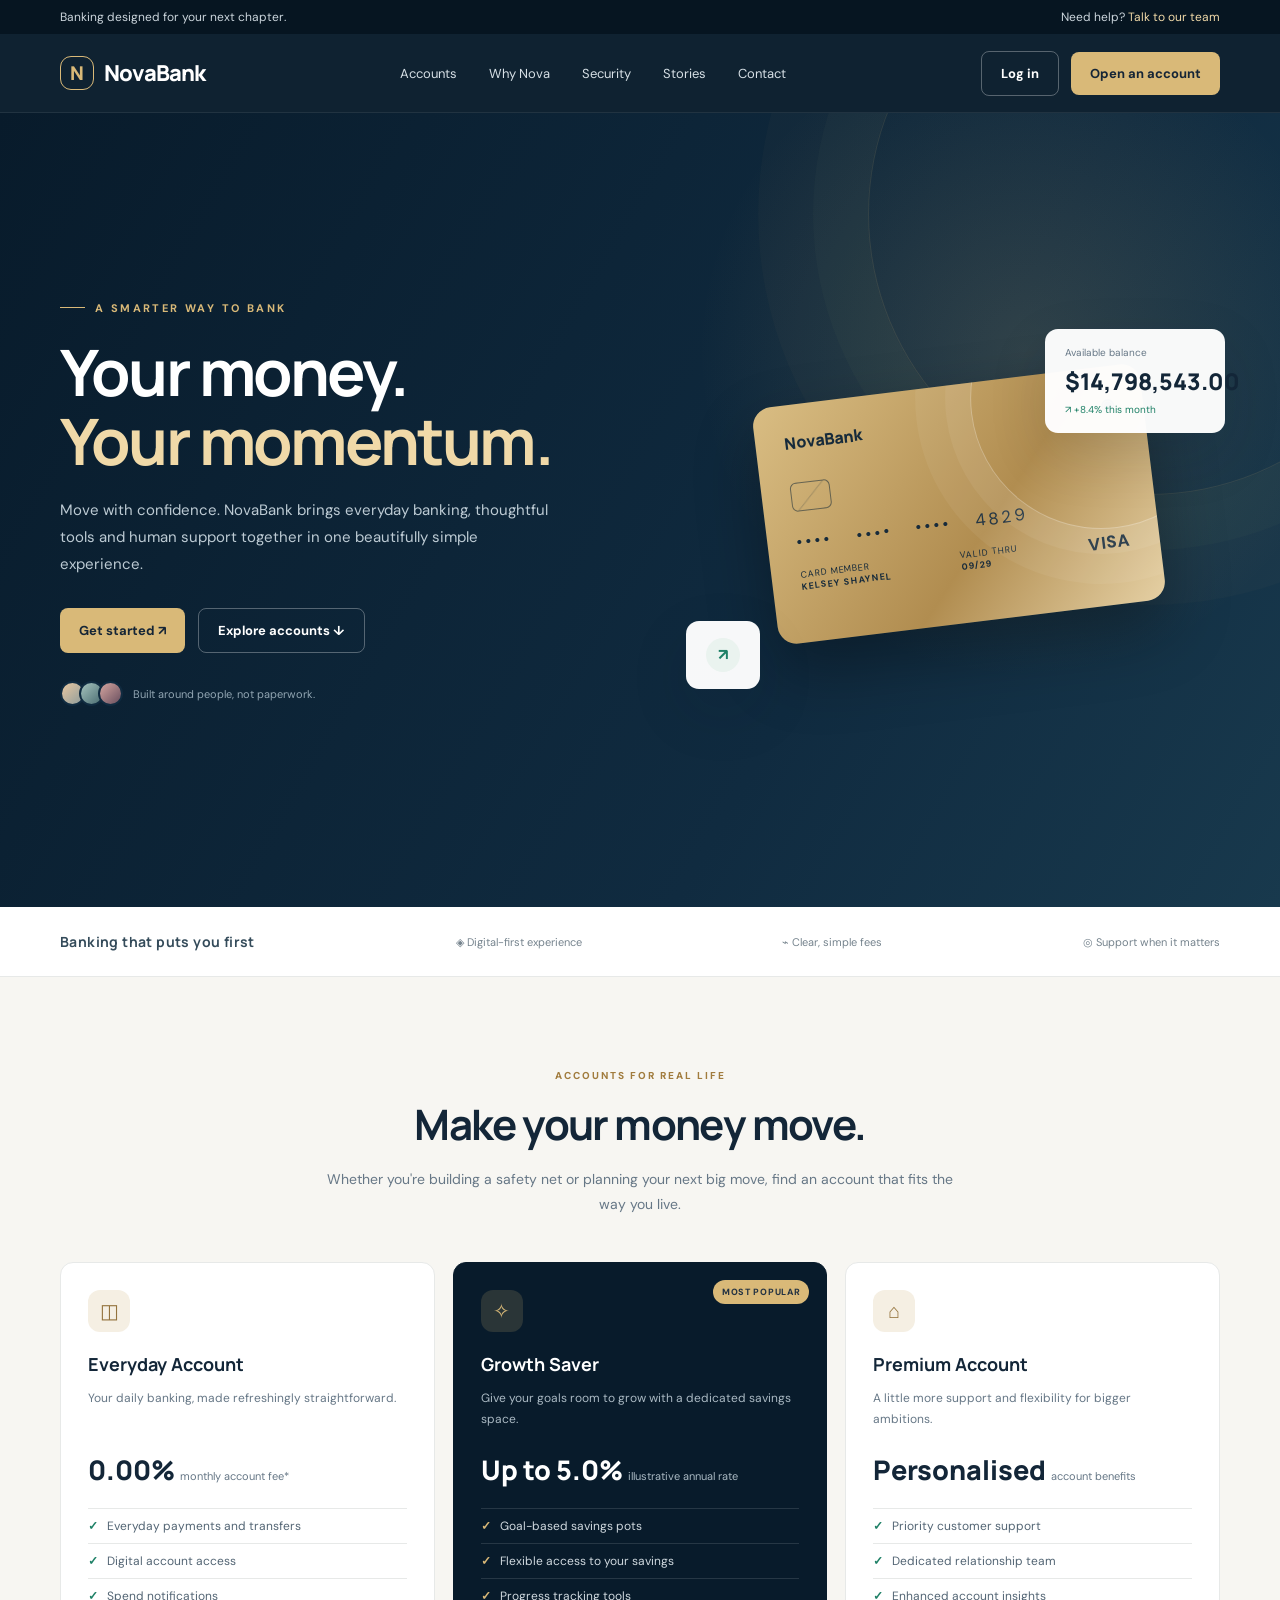
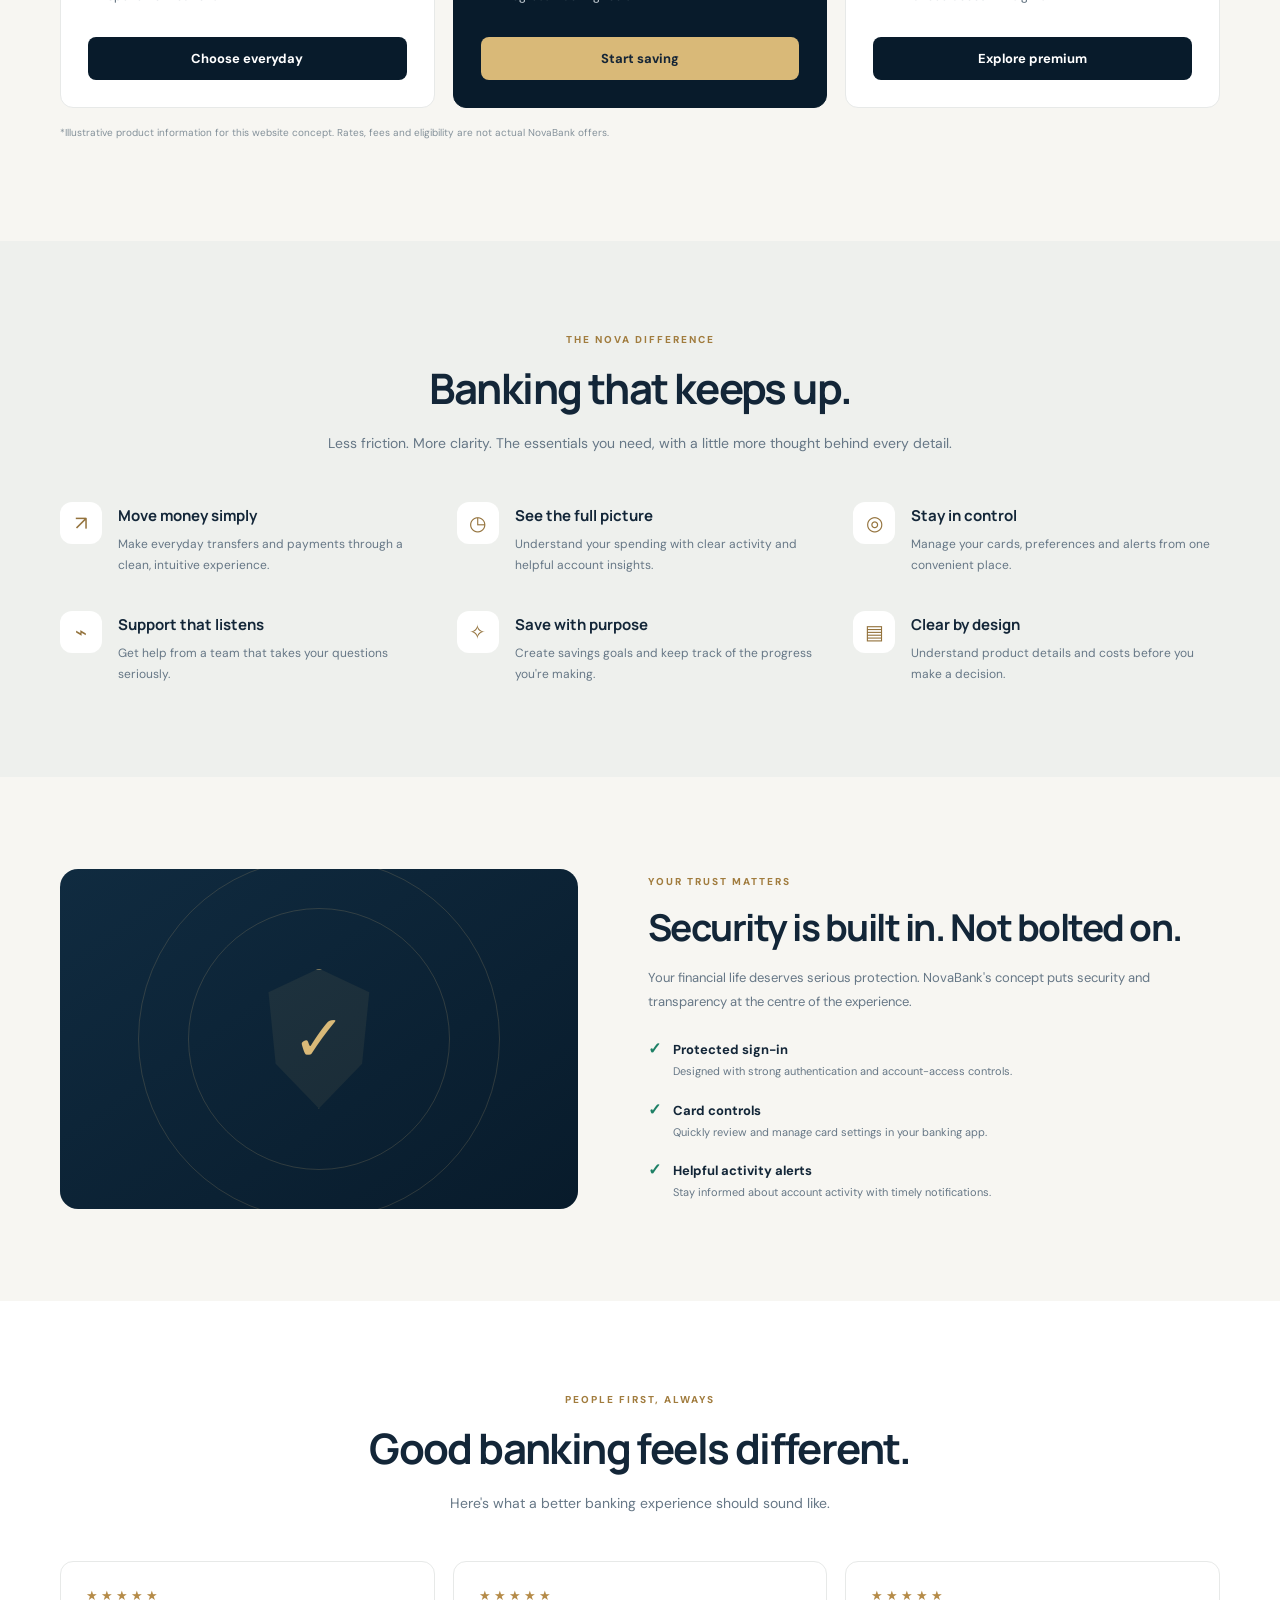
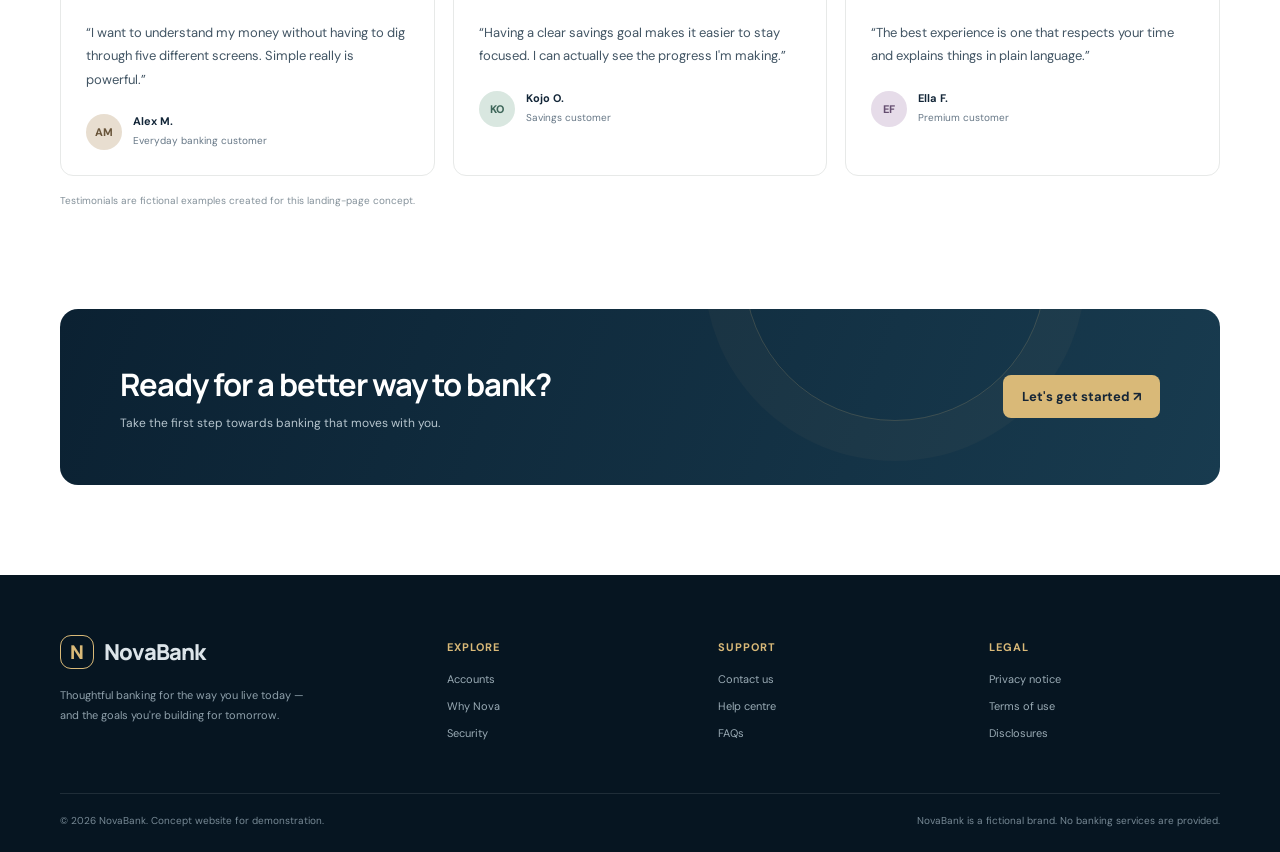
<file: index.html>
<!DOCTYPE html>
<html lang="en">
<head>
  <meta charset="UTF-8">
  <meta name="viewport" content="width=device-width, initial-scale=1.0">
  <meta name="theme-color" content="#081b2b">
  <meta name="description" content="NovaBank — modern banking built around you.">
  <title>NovaBank — Banking, beautifully reimagined</title>
  <link rel="stylesheet" href="style.css">
</head>
<body>

  <div class="topbar">
    <div class="container">
      <span>Banking designed for your next chapter.</span>
      <span>Need help? <a href="#contact">Talk to our team</a></span>
    </div>
  </div>

  <header>
    <div class="container nav">
      <a class="brand" href="#home">
        <span class="brand-mark">N</span>NovaBank
      </a>

      <nav class="nav-links" id="navLinks">
        <a href="#accounts">Accounts</a>
        <a href="#features">Why Nova</a>
        <a href="#security">Security</a>
        <a href="#stories">Stories</a>
        <a href="#contact">Contact</a>
      </nav>

      <div class="nav-actions">
        <button class="btn btn-outline" data-open="login">Log in</button>
        <button class="btn btn-gold" data-open="account">Open an account</button>
      </div>

      <button class="menu-toggle" id="menuToggle"
        aria-label="Toggle navigation" aria-expanded="false">☰</button>
    </div>
  </header>

  <main>
    <section class="hero" id="home">
      <div class="container hero-grid">
        <div>
          <div class="eyebrow">A smarter way to bank</div>
          <h1>Your money.<br><span>Your momentum.</span></h1>

          <p class="hero-copy">
            Move with confidence. NovaBank brings everyday banking,
            thoughtful tools and human support together in one
            beautifully simple experience.
          </p>

          <div class="hero-buttons">
            <button class="btn btn-gold" data-open="account">
              Get started ↗
            </button>
            <a class="btn btn-outline" href="#accounts">
              Explore accounts ↓
            </a>
          </div>

          <div class="hero-note">
            <span class="avatars"><i></i><i></i><i></i></span>
            Built around people, not paperwork.
          </div>
        </div>

        <div class="visual">
          <div class="float-card balance-card">
            <div class="float-label">Available balance</div>
            <div class="float-value"> $14,798,543.00</div>
            <div class="positive">↗ +8.4% this month</div>
          </div>

          <div class="bank-card">
            <div class="card-top">
              <span>NovaBank</span><span>◉</span>
            </div>
            <div class="chip"></div>
            <div class="card-number">•••• &nbsp; •••• &nbsp; •••• &nbsp; 4829</div>
            <div class="card-bottom">
              <span>Card member<br><b>Kelsey Shaynel</b></span>
              <span>Valid thru<br><b>09/29</b></span>
              <span class="visa">VISA</span>
            </div>
          </div>

          <div class="float-card transfer-card">
            <span class="round-icon">↗</span>
          </div>
        </div>
      </div>
    </section>

    <div class="trust-strip">
      <div class="container trust-inner">
        <strong>Banking that puts you first</strong>
        <span>◈ Digital-first experience</span>
        <span>⌁ Clear, simple fees</span>
        <span>◎ Support when it matters</span>
      </div>
    </div>

    <section id="accounts">
      <div class="container">
        <div class="section-head">
          <div class="kicker">Accounts for real life</div>
          <h2>Make your money move.</h2>
          <p>
            Whether you're building a safety net or planning your next
            big move, find an account that fits the way you live.
          </p>
        </div>

        <div class="accounts">
          <article class="account">
            <div class="account-icon">◫</div>
            <h3>Everyday Account</h3>
            <p>Your daily banking, made refreshingly straightforward.</p>
            <div class="rate">0.00% <small>monthly account fee*</small></div>
            <ul>
              <li>Everyday payments and transfers</li>
              <li>Digital account access</li>
              <li>Spend notifications</li>
            </ul>
            <button class="btn btn-dark" data-open="account"
              data-plan="Everyday Account">Choose everyday</button>
          </article>

          <article class="account featured">
            <span class="popular">Most popular</span>
            <div class="account-icon">✧</div>
            <h3>Growth Saver</h3>
            <p>Give your goals room to grow with a dedicated savings space.</p>
            <div class="rate">Up to 5.0% <small>illustrative annual rate</small></div>
            <ul>
              <li>Goal-based savings pots</li>
              <li>Flexible access to your savings</li>
              <li>Progress tracking tools</li>
            </ul>
            <button class="btn btn-gold" data-open="account"
              data-plan="Growth Saver">Start saving</button>
          </article>

          <article class="account">
            <div class="account-icon">⌂</div>
            <h3>Premium Account</h3>
            <p>A little more support and flexibility for bigger ambitions.</p>
            <div class="rate">Personalised <small>account benefits</small></div>
            <ul>
              <li>Priority customer support</li>
              <li>Dedicated relationship team</li>
              <li>Enhanced account insights</li>
            </ul>
            <button class="btn btn-dark" data-open="account"
              data-plan="Premium Account">Explore premium</button>
          </article>
        </div>

        <p class="disclaimer">
          *Illustrative product information for this website concept.
          Rates, fees and eligibility are not actual NovaBank offers.
        </p>
      </div>
    </section>

    <section class="features" id="features">
      <div class="container">
        <div class="section-head">
          <div class="kicker">The Nova difference</div>
          <h2>Banking that keeps up.</h2>
          <p>Less friction. More clarity. The essentials you need,
          with a little more thought behind every detail.</p>
        </div>

        <div class="feature-grid">
          <div class="feature">
            <div class="account-icon">↗</div>
            <div><h3>Move money simply</h3>
              <p>Make everyday transfers and payments through a clean,
              intuitive experience.</p></div>
          </div>
          <div class="feature">
            <div class="account-icon">◷</div>
            <div><h3>See the full picture</h3>
              <p>Understand your spending with clear activity and
              helpful account insights.</p></div>
          </div>
          <div class="feature">
            <div class="account-icon">◎</div>
            <div><h3>Stay in control</h3>
              <p>Manage your cards, preferences and alerts from one
              convenient place.</p></div>
          </div>
          <div class="feature">
            <div class="account-icon">⌁</div>
            <div><h3>Support that listens</h3>
              <p>Get help from a team that takes your questions
              seriously.</p></div>
          </div>
          <div class="feature">
            <div class="account-icon">✧</div>
            <div><h3>Save with purpose</h3>
              <p>Create savings goals and keep track of the progress
              you're making.</p></div>
          </div>
          <div class="feature">
            <div class="account-icon">▤</div>
            <div><h3>Clear by design</h3>
              <p>Understand product details and costs before you
              make a decision.</p></div>
          </div>
        </div>
      </div>
    </section>

    <section id="security">
      <div class="container security-grid">
        <div class="security-art">
          <div class="shield">✓</div>
        </div>

        <div class="security-copy">
          <div class="kicker">Your trust matters</div>
          <h2>Security is built in. Not bolted on.</h2>
          <p>
            Your financial life deserves serious protection.
            NovaBank's concept puts security and transparency
            at the centre of the experience.
          </p>

          <div class="security-list">
            <div class="security-row">
              <span class="check">✓</span>
              <div>
                <b>Protected sign-in</b>
                <p>Designed with strong authentication and
                account-access controls.</p>
              </div>
            </div>
            <div class="security-row">
              <span class="check">✓</span>
              <div>
                <b>Card controls</b>
                <p>Quickly review and manage card settings
                in your banking app.</p>
              </div>
            </div>
            <div class="security-row">
              <span class="check">✓</span>
              <div>
                <b>Helpful activity alerts</b>
                <p>Stay informed about account activity with
                timely notifications.</p>
              </div>
            </div>
          </div>
        </div>
      </div>
    </section>

    <section class="testimonial-section" id="stories">
      <div class="container">
        <div class="section-head">
          <div class="kicker">People first, always</div>
          <h2>Good banking feels different.</h2>
          <p>Here's what a better banking experience should sound like.</p>
        </div>

        <div class="quote-grid">
          <article class="quote">
            <div class="stars">★★★★★</div>
            <blockquote>
              “I want to understand my money without having to dig
              through five different screens. Simple really is powerful.”
            </blockquote>
            <div class="person">
              <span class="person-avatar">AM</span>
              <span><b>Alex M.</b><small>Everyday banking customer</small></span>
            </div>
          </article>

          <article class="quote">
            <div class="stars">★★★★★</div>
            <blockquote>
              “Having a clear savings goal makes it easier to stay
              focused. I can actually see the progress I'm making.”
            </blockquote>
            <div class="person">
              <span class="person-avatar avatar-green">KO</span>
              <span><b>Kojo O.</b><small>Savings customer</small></span>
            </div>
          </article>

          <article class="quote">
            <div class="stars">★★★★★</div>
            <blockquote>
              “The best experience is one that respects your time
              and explains things in plain language.”
            </blockquote>
            <div class="person">
              <span class="person-avatar avatar-purple">EF</span>
              <span><b>Ella F.</b><small>Premium customer</small></span>
            </div>
          </article>
        </div>

        <p class="disclaimer">
          Testimonials are fictional examples created for this
          landing-page concept.
        </p>
      </div>
    </section>

    <section class="cta" id="contact">
      <div class="container">
        <div class="cta-panel">
          <div>
            <h2>Ready for a better way to bank?</h2>
            <p>Take the first step towards banking that moves with you.</p>
          </div>
          <button class="btn btn-gold" data-open="account">
            Let's get started ↗
          </button>
        </div>
      </div>
    </section>
  </main>

  <footer>
    <div class="container">
      <div class="footer-grid">
        <div class="footer-brand">
          <a class="brand" href="#home">
            <span class="brand-mark">N</span>NovaBank
          </a>
          <p>Thoughtful banking for the way you live today —
          and the goals you're building for tomorrow.</p>
        </div>
        <div class="footer-col">
          <h4>Explore</h4>
          <a href="#accounts">Accounts</a>
          <a href="#features">Why Nova</a>
          <a href="#security">Security</a>
        </div>
        <div class="footer-col">
          <h4>Support</h4>
          <a href="#contact">Contact us</a>
          <a href="#contact">Help centre</a>
          <a href="#contact">FAQs</a>
        </div>
        <div class="footer-col">
          <h4>Legal</h4>
          <a href="#contact">Privacy notice</a>
          <a href="#contact">Terms of use</a>
          <a href="#contact">Disclosures</a>
        </div>
      </div>

      <div class="footer-bottom">
        <span>© 2026 NovaBank. Concept website for demonstration.</span>
        <span>NovaBank is a fictional brand. No banking services are provided.</span>
      </div>
    </div>
  </footer>

  <div class="modal-backdrop" id="modalBackdrop"
       role="dialog" aria-modal="true" aria-labelledby="modalTitle">
    <div class="modal">
      <button class="close" id="closeModal" aria-label="Close dialog">×</button>
      <h3 id="modalTitle">Let's get you started.</h3>
      <p id="modalDescription">
        Tell us a little about what you're looking for.
      </p>

      <form id="leadForm">
        <div class="field">
          <label for="fullName">Full name</label>
          <input id="fullName" name="fullName"
                 placeholder="Your name" required>
        </div>

        <div class="field">
          <label for="email">Email address</label>
          <input id="email" name="email" type="email"
                 placeholder="you@example.com" required>
        </div>

        <div class="field">
          <label for="plan">I'm interested in</label>
          <select id="plan" name="plan">
            <option>Everyday Account</option>
            <option>Growth Saver</option>
            <option>Premium Account</option>
            <option>Just exploring</option>
          </select>
        </div>

        <button class="btn btn-dark" type="submit">Submit interest ↗</button>
        <p class="notice">
          Demo only: your information is not sent to a server or stored.
        </p>
      </form>
    </div>
  </div>

  <div class="toast" id="toast" role="status" aria-live="polite"></div>

  <script src="script.js"></script>
</body>
            </html>
</file>
<file: style.css>
@import url('https://fonts.googleapis.com/css2?family=DM+Sans:wght@400;500;600;700&family=Manrope:wght@400;500;600;700;800&display=swap');

:root {
  --navy: #081b2b;
  --navy2: #102b40;
  --ink: #132638;
  --muted: #667786;
  --gold: #d9b978;
  --gold2: #f0d9a8;
  --cream: #f7f6f2;
  --line: #e7e9e8;
  --green: #1e8066;
  --shadow: 0 22px 60px rgba(8,27,43,.12);
}

* { box-sizing: border-box; }

html { scroll-behavior: smooth; }

body {
  margin: 0;
  background: var(--cream);
  color: var(--ink);
  font-family: 'DM Sans', sans-serif;
}

h1,h2,h3,.brand { font-family: Manrope,sans-serif; }
a { color: inherit; text-decoration: none; }
button { font: inherit; cursor: pointer; }

.container {
  width: min(1160px,calc(100% - 48px));
  margin: auto;
}

/* TOP BAR */

.topbar {
  background: #061521;
  color: #cbd5dc;
  font-size: 12px;
  padding: 9px 0;
}

.topbar .container {
  display: flex;
  justify-content: space-between;
  gap: 16px;
}

.topbar a { color: var(--gold2); }

/* NAVIGATION */

header {
  position: sticky;
  top: 0;
  z-index: 20;
  background: rgba(8,27,43,.97);
  backdrop-filter: blur(14px);
  color: white;
  border-bottom: 1px solid rgba(255,255,255,.08);
}

.nav {
  height: 78px;
  display: flex;
  align-items: center;
  justify-content: space-between;
}

.brand {
  display: flex;
  align-items: center;
  gap: 10px;
  font-weight: 800;
  font-size: 22px;
  letter-spacing: -.8px;
}

.brand-mark {
  width: 34px;
  height: 34px;
  border: 1px solid var(--gold);
  border-radius: 11px;
  display: grid;
  place-items: center;
  color: var(--gold);
  font-weight: 800;
  font-size: 19px;
}

.nav-links {
  display: flex;
  gap: 32px;
  align-items: center;
  color: #d7e0e6;
  font-size: 13px;
}

.nav-links a:hover { color: var(--gold2); }

.nav-actions {
  display: flex;
  align-items: center;
  gap: 12px;
}

.btn {
  border: 0;
  border-radius: 8px;
  padding: 13px 19px;
  font-weight: 700;
  font-size: 13px;
  transition: .2s;
  display: inline-flex;
  align-items: center;
  justify-content: center;
  gap: 9px;
}

.btn:hover { transform: translateY(-2px); }

.btn-gold {
  background: var(--gold);
  color: #152536;
}

.btn-gold:hover { background: var(--gold2); }

.btn-outline {
  background: transparent;
  color: white;
  border: 1px solid rgba(255,255,255,.3);
}

.btn-dark {
  background: var(--navy);
  color: white;
}

.menu-toggle {
  display: none;
  background: none;
  color: white;
  border: 0;
  font-size: 25px;
}

/* HERO */

.hero {
  background:
    radial-gradient(circle at 80% 30%,rgba(217,185,120,.16),transparent 28%),
    linear-gradient(120deg,#081b2b 0%,#102b40 65%,#18394d 100%);
  color: white;
  overflow: hidden;
  position: relative;
}

.hero:after {
  content: "";
  position: absolute;
  width: 560px;
  height: 560px;
  border: 1px solid rgba(217,185,120,.13);
  border-radius: 50%;
  right: -150px;
  top: -180px;
  box-shadow: 0 0 0 55px rgba(217,185,120,.025),
              0 0 0 110px rgba(217,185,120,.02);
}

.hero-grid {
  position: relative;
  z-index: 1;
  display: grid;
  grid-template-columns: 1.05fr .95fr;
  gap: 60px;
  align-items: center;
  padding: 92px 0 105px;
  min-height: 610px;
}

.eyebrow {
  color: var(--gold);
  font-size: 11px;
  font-weight: 700;
  letter-spacing: 2.4px;
  text-transform: uppercase;
  display: flex;
  align-items: center;
  gap: 10px;
}

.eyebrow:before {
  content: "";
  width: 25px;
  height: 1px;
  background: var(--gold);
}

h1 {
  font-size: clamp(42px,5vw,66px);
  line-height: 1.08;
  letter-spacing: -2.8px;
  margin: 22px 0;
}

.hero h1 span { color: var(--gold2); }

.hero-copy {
  max-width: 490px;
  color: #bdcbd4;
  line-height: 1.8;
  font-size: 15px;
}

.hero-buttons {
  display: flex;
  gap: 13px;
  margin-top: 30px;
  flex-wrap: wrap;
}

.hero-note {
  margin-top: 28px;
  color: #91a5b2;
  font-size: 11px;
  display: flex;
  align-items: center;
  gap: 10px;
}

.avatars { display: flex; }

.avatars i {
  width: 25px;
  height: 25px;
  border-radius: 50%;
  border: 2px solid #102b40;
  background: linear-gradient(135deg,#d8b98a,#8c6651);
  margin-left: -6px;
}

.avatars i:first-child {
  margin: 0;
  background: linear-gradient(135deg,#e9c8a1,#8d9b9b);
}

.avatars i:nth-child(2) {
  background: linear-gradient(135deg,#a6c3bd,#496c71);
}

.avatars i:nth-child(3) {
  background: linear-gradient(135deg,#d6a6a0,#674e5e);
}

/* BANK CARD VISUAL */

.visual {
  position: relative;
  min-height: 400px;
  display: grid;
  place-items: center;
}

.bank-card {
  width: min(390px,100%);
  height: 238px;
  border-radius: 19px;
  padding: 27px 29px;
  background: linear-gradient(130deg,#d9bd83,#b18d50 58%,#e5d0a4);
  color: #172b3b;
  box-shadow: 0 28px 65px rgba(0,0,0,.32);
  transform: rotate(-7deg);
  position: relative;
  z-index: 2;
  overflow: hidden;
}

.bank-card:after {
  content: "";
  position: absolute;
  width: 260px;
  height: 260px;
  border: 1px solid rgba(255,255,255,.3);
  border-radius: 50%;
  right: -90px;
  top: -100px;
  box-shadow: 0 0 0 25px rgba(255,255,255,.06),
              0 0 0 55px rgba(255,255,255,.05);
}

.card-top {
  display: flex;
  justify-content: space-between;
  align-items: center;
  font-family: Manrope;
  font-weight: 800;
}

.chip {
  width: 40px;
  height: 29px;
  border: 1px solid rgba(20,40,55,.55);
  border-radius: 6px;
  margin-top: 29px;
  background: linear-gradient(135deg,transparent 48%,rgba(20,40,55,.22) 49%,transparent 52%);
}

.card-number {
  font-size: 17px;
  letter-spacing: 3px;
  margin-top: 19px;
}

.card-bottom {
  display: flex;
  justify-content: space-between;
  margin-top: 16px;
  font-size: 9px;
  text-transform: uppercase;
  letter-spacing: 1px;
}

.visa {
  font-size: 17px;
  font-weight: 800;
}

.float-card {
  position: absolute;
  background: rgba(255,255,255,.97);
  color: var(--ink);
  padding: 17px 20px;
  border-radius: 13px;
  box-shadow: var(--shadow);
  z-index: 3;
}

.balance-card {
  right: -5px;
  top: 25px;
  width: 180px;
}

.float-label {
  font-size: 10px;
  color: var(--muted);
}

.float-value {
  font-family: Manrope;
  font-size: 23px;
  font-weight: 800;
  margin: 6px 0;
}

.positive {
  font-size: 10px;
  color: var(--green);
}

.transfer-card {
  left: -12px;
  bottom: 15px;
  display: flex;
  align-items: center;
  gap: 12px;
}

.round-icon {
  width: 34px;
  height: 34px;
  border-radius: 50%;
  background: #eaf3ef;
  color: var(--green);
  display: grid;
  place-items: center;
  font-weight: 800;
}

.transfer-card b {
  display: block;
  font-size: 12px;
}

.transfer-card small {
  color: var(--muted);
  font-size: 10px;
}

/* TRUST STRIP */

.trust-strip {
  background: white;
  border-bottom: 1px solid var(--line);
}

.trust-inner {
  display: flex;
  justify-content: space-between;
  align-items: center;
  gap: 25px;
  padding: 25px 0;
  color: #75838d;
  font-size: 11px;
}

.trust-inner strong {
  color: #344b5a;
  font-family: Manrope;
  font-size: 14px;
  letter-spacing: .4px;
}

/* GENERAL SECTIONS */

section { padding: 92px 0; }

.section-head {
  text-align: center;
  max-width: 650px;
  margin: 0 auto 45px;
}

.kicker {
  color: #a17c3e;
  font-size: 10px;
  font-weight: 800;
  letter-spacing: 2px;
  text-transform: uppercase;
}

.section-head h2 {
  font-size: clamp(29px,4vw,42px);
  letter-spacing: -1.6px;
  margin: 13px 0;
}

.section-head p {
  color: var(--muted);
  line-height: 1.8;
  font-size: 14px;
}

/* ACCOUNT CARDS */

.accounts {
  display: grid;
  grid-template-columns: repeat(3,1fr);
  gap: 18px;
}

.account {
  background: white;
  border: 1px solid var(--line);
  border-radius: 13px;
  padding: 27px;
  transition: .25s;
}

.account:hover {
  transform: translateY(-5px);
  box-shadow: var(--shadow);
}

.account.featured {
  background: var(--navy);
  color: white;
  border-color: var(--navy);
  position: relative;
}

.account-icon {
  width: 42px;
  height: 42px;
  border-radius: 12px;
  background: #f5efe3;
  color: #94733d;
  display: grid;
  place-items: center;
  font-size: 20px;
}

.featured .account-icon {
  background: rgba(217,185,120,.16);
  color: var(--gold);
}

.account h3 {
  font-size: 18px;
  margin: 20px 0 8px;
}

.account p {
  font-size: 12px;
  color: var(--muted);
  line-height: 1.7;
  min-height: 43px;
}

.featured p { color: #aab9c3; }

.account .rate {
  font-family: Manrope;
  font-size: 27px;
  font-weight: 800;
  margin: 20px 0 5px;
}

.account .rate small {
  font: 11px 'DM Sans';
  color: var(--muted);
}

.featured .rate small { color: #aab9c3; }

.account ul {
  padding: 0;
  list-style: none;
  margin: 20px 0 24px;
}

.account li {
  font-size: 12px;
  padding: 9px 0;
  border-top: 1px solid var(--line);
  color: #536574;
}

.featured li {
  border-color: rgba(255,255,255,.12);
  color: #d0d9df;
}

.account li:before {
  content: "✓";
  color: var(--green);
  font-weight: 800;
  margin-right: 9px;
}

.featured li:before { color: var(--gold); }

.account .btn { width: 100%; }

.popular {
  position: absolute;
  right: 17px;
  top: 17px;
  background: var(--gold);
  color: #243343;
  font-size: 9px;
  padding: 6px 9px;
  border-radius: 20px;
  font-weight: 800;
  text-transform: uppercase;
  letter-spacing: .7px;
}

.disclaimer {
  font-size: 10px;
  color: #84919a;
  margin-top: 18px;
}

/* FEATURES */

.features { background: #eef0ed; }

.feature-grid {
  display: grid;
  grid-template-columns: repeat(3,1fr);
  gap: 35px 30px;
}

.feature {
  display: flex;
  gap: 16px;
}

.feature .account-icon {
  flex-shrink: 0;
  background: white;
}

.feature h3 {
  font-size: 15px;
  margin: 3px 0 8px;
}

.feature p {
  font-size: 12px;
  color: var(--muted);
  line-height: 1.75;
  margin: 0;
}

/* SECURITY */

.security-grid {
  display: grid;
  grid-template-columns: .95fr 1.05fr;
  gap: 70px;
  align-items: center;
}

.security-art {
  min-height: 340px;
  background: linear-gradient(145deg,#102b40,#081b2b);
  border-radius: 18px;
  display: grid;
  place-items: center;
  position: relative;
  overflow: hidden;
}

.security-art:before,
.security-art:after {
  content: "";
  position: absolute;
  border: 1px solid rgba(217,185,120,.18);
  border-radius: 50%;
  width: 260px;
  height: 260px;
}

.security-art:after {
  width: 360px;
  height: 360px;
}

.shield {
  position: relative;
  z-index: 1;
  width: 120px;
  height: 140px;
  display: grid;
  place-items: center;
  color: var(--gold);
  font-size: 65px;
  border: 1px solid rgba(217,185,120,.5);
  clip-path: polygon(50% 0,92% 17%,86% 68%,50% 100%,14% 68%,8% 17%);
  background: rgba(217,185,120,.08);
}

.security-copy h2 {
  font-size: 37px;
  letter-spacing: -1.5px;
  margin: 14px 0;
}

.security-copy > p {
  color: var(--muted);
  font-size: 13px;
  line-height: 1.8;
}

.security-list {
  margin-top: 25px;
  display: grid;
  gap: 18px;
}

.security-row {
  display: flex;
  gap: 12px;
}

.check {
  color: var(--green);
  font-weight: 900;
}

.security-row b { font-size: 13px; }

.security-row p {
  font-size: 11px;
  color: var(--muted);
  margin: 4px 0 0;
  line-height: 1.6;
}

/* TESTIMONIALS */

.testimonial-section { background: #fff; }

.quote-grid {
  display: grid;
  grid-template-columns: repeat(3,1fr);
  gap: 18px;
}

.quote {
  border: 1px solid var(--line);
  border-radius: 13px;
  padding: 25px;
}

.stars {
  color: #b58b48;
  letter-spacing: 3px;
  font-size: 13px;
}

.quote blockquote {
  margin: 17px 0 23px;
  color: #425564;
  font-size: 13px;
  line-height: 1.8;
}

.person {
  display: flex;
  align-items: center;
  gap: 11px;
}

.person-avatar {
  width: 36px;
  height: 36px;
  border-radius: 50%;
  display: grid;
  place-items: center;
  background: #e8ded0;
  color: #69553a;
  font-weight: 800;
  font-size: 11px;
}

.avatar-green {
  background: #d9e7e0 !important;
  color: #3e6659 !important;
}

.avatar-purple {
  background: #e6dce9 !important;
  color: #654e70 !important;
}

.person b {
  display: block;
  font-size: 11px;
}

.person small {
  font-size: 10px;
  color: var(--muted);
}

/* CALL TO ACTION */

.cta {
  padding: 0 0 90px;
  background: white;
}

.cta-panel {
  background: linear-gradient(110deg,#0b2132,#183b4f);
  border-radius: 18px;
  padding: 54px 60px;
  color: white;
  display: flex;
  justify-content: space-between;
  align-items: center;
  gap: 30px;
  position: relative;
  overflow: hidden;
}

.cta-panel:after {
  content: "";
  position: absolute;
  width: 300px;
  height: 300px;
  border: 1px solid rgba(217,185,120,.2);
  border-radius: 50%;
  right: 15%;
  top: -190px;
  box-shadow: 0 0 0 40px rgba(217,185,120,.04);
}

.cta-panel h2 {
  font-size: 31px;
  letter-spacing: -1px;
  margin: 0 0 10px;
  position: relative;
  z-index: 1;
}

.cta-panel p {
  color: #b6c5ce;
  font-size: 12px;
  margin: 0;
  position: relative;
  z-index: 1;
}

.cta-panel .btn {
  position: relative;
  z-index: 1;
  white-space: nowrap;
}

/* FOOTER */

footer {
  background: #061521;
  color: #dce4e9;
  padding: 60px 0 25px;
}

.footer-grid {
  display: grid;
  grid-template-columns: 1.5fr 1fr 1fr 1fr;
  gap: 40px;
}

.footer-brand p {
  max-width: 260px;
  color: #8fa0ab;
  font-size: 11px;
  line-height: 1.8;
  margin-top: 17px;
}

.footer-col h4 {
  font-size: 11px;
  color: var(--gold);
  letter-spacing: 1px;
  text-transform: uppercase;
  margin: 5px 0 18px;
}

.footer-col a {
  display: block;
  color: #9aabb5;
  font-size: 11px;
  margin: 13px 0;
}

.footer-col a:hover { color: white; }

.footer-bottom {
  border-top: 1px solid rgba(255,255,255,.1);
  margin-top: 40px;
  padding-top: 20px;
  display: flex;
  justify-content: space-between;
  gap: 20px;
  color: #778995;
  font-size: 10px;
}

/* MODAL AND NOTIFICATIONS */

.modal-backdrop {
  position: fixed;
  inset: 0;
  background: rgba(3,14,23,.72);
  z-index: 50;
  display: none;
  place-items: center;
  padding: 20px;
}

.modal-backdrop.show { display: grid; }

.modal {
  background: white;
  border-radius: 15px;
  padding: 30px;
  width: min(430px,100%);
  box-shadow: 0 25px 90px rgba(0,0,0,.3);
  position: relative;
}

.modal h3 {
  font-size: 23px;
  margin: 0 0 8px;
}

.modal p {
  font-size: 12px;
  color: var(--muted);
  line-height: 1.7;
}

.close {
  position: absolute;
  right: 16px;
  top: 14px;
  border: 0;
  background: #f0f2f2;
  border-radius: 50%;
  width: 30px;
  height: 30px;
  font-size: 18px;
}

.field {
  display: grid;
  gap: 6px;
  margin: 15px 0;
}

.field label {
  font-size: 11px;
  font-weight: 700;
}

.field input,
.field select {
  padding: 12px;
  border: 1px solid #dce2e4;
  border-radius: 7px;
  font: 13px 'DM Sans';
  outline: none;
}

.field input:focus,
.field select:focus {
  border-color: #b18d50;
}

.modal .btn {
  width: 100%;
  margin-top: 8px;
}

.notice {
  font-size: 10px !important;
  color: #8b969d !important;
}

.toast {
  position: fixed;
  bottom: 22px;
  left: 50%;
  transform: translate(-50%,20px);
  background: #102b40;
  color: white;
  padding: 13px 18px;
  border-radius: 8px;
  font-size: 12px;
  opacity: 0;
  pointer-events: none;
  transition: .25s;
  z-index: 70;
  box-shadow: var(--shadow);
}

.toast.show {
  opacity: 1;
  transform: translate(-50%,0);
}

/* RESPONSIVE DESIGN */

@media(max-width:900px) {
  .nav-links { gap: 17px; }
  .hero-grid { gap: 25px; }
  .float-card.balance-card { right: -10px; }
  .security-grid { gap: 35px; }
  .feature-grid { grid-template-columns: repeat(2,1fr); }
}

@media(max-width:700px) {
  .container { width: min(100% - 34px,520px); }

  .topbar .container { justify-content: center; }
  .topbar .container span:last-child { display: none; }

  .nav { height: 68px; }
  .menu-toggle { display: block; }
  .nav-actions .btn-outline { display: none; }

  .nav-links {
    display: none;
    position: absolute;
    top: 68px;
    left: 0;
    right: 0;
    background: #081b2b;
    padding: 20px 24px 25px;
    flex-direction: column;
    align-items: flex-start;
    border-top: 1px solid rgba(255,255,255,.1);
  }

  .nav-links.open { display: flex; }
  .nav-links a { padding: 5px 0; }

  .nav-actions {
    margin-left: auto;
    margin-right: 12px;
  }

  .nav-actions .btn {
    padding: 10px 13px;
    font-size: 11px;
  }

  .hero-grid {
    grid-template-columns: 1fr;
    padding: 65px 0 70px;
    gap: 30px;
  }

  .hero h1 { font-size: 46px; }
  .hero-copy { font-size: 13px; }

  .visual {
    min-height: 310px;
    margin: 0 10px;
  }

  .bank-card {
    width: 310px;
    height: 195px;
    padding: 22px;
    max-width: 88%;
  }

  .chip { margin-top: 18px; }
  .card-number { font-size: 14px; margin-top: 14px; }
  .card-bottom { margin-top: 12px; }

  .balance-card {
    right: -5px !important;
    top: 0;
    width: 145px;
    padding: 13px;
  }

  .float-value { font-size: 19px; }

  .transfer-card {
    left: -4px;
    bottom: 0;
    padding: 12px;
  }

  .trust-inner {
    flex-wrap: wrap;
    justify-content: center;
    text-align: center;
    gap: 16px 25px;
  }

  .trust-inner > strong { width: 100%; }

  section { padding: 68px 0; }

  .accounts,
  .quote-grid { grid-template-columns: 1fr; }

  .account p { min-height: 0; }

  .feature-grid {
    grid-template-columns: 1fr;
    gap: 25px;
  }

  .security-grid {
    grid-template-columns: 1fr;
    gap: 35px;
  }

  .security-art { min-height: 270px; }
  .security-copy h2 { font-size: 31px; }

  .cta { padding-bottom: 65px; }

  .cta-panel {
    padding: 35px 25px;
    display: block;
  }

  .cta-panel h2 { font-size: 26px; }
  .cta-panel .btn { margin-top: 22px; }

  .footer-grid {
    grid-template-columns: 1fr 1fr;
    gap: 28px;
  }

  .footer-brand { grid-column: 1/-1; }
  .footer-bottom { flex-direction: column; }
  .section-head { margin-bottom: 32px; }
}

@media(prefers-reduced-motion:reduce) {
  html { scroll-behavior: auto; }
  *, *:before, *:after { transition: none !important; }
  }
</file>
